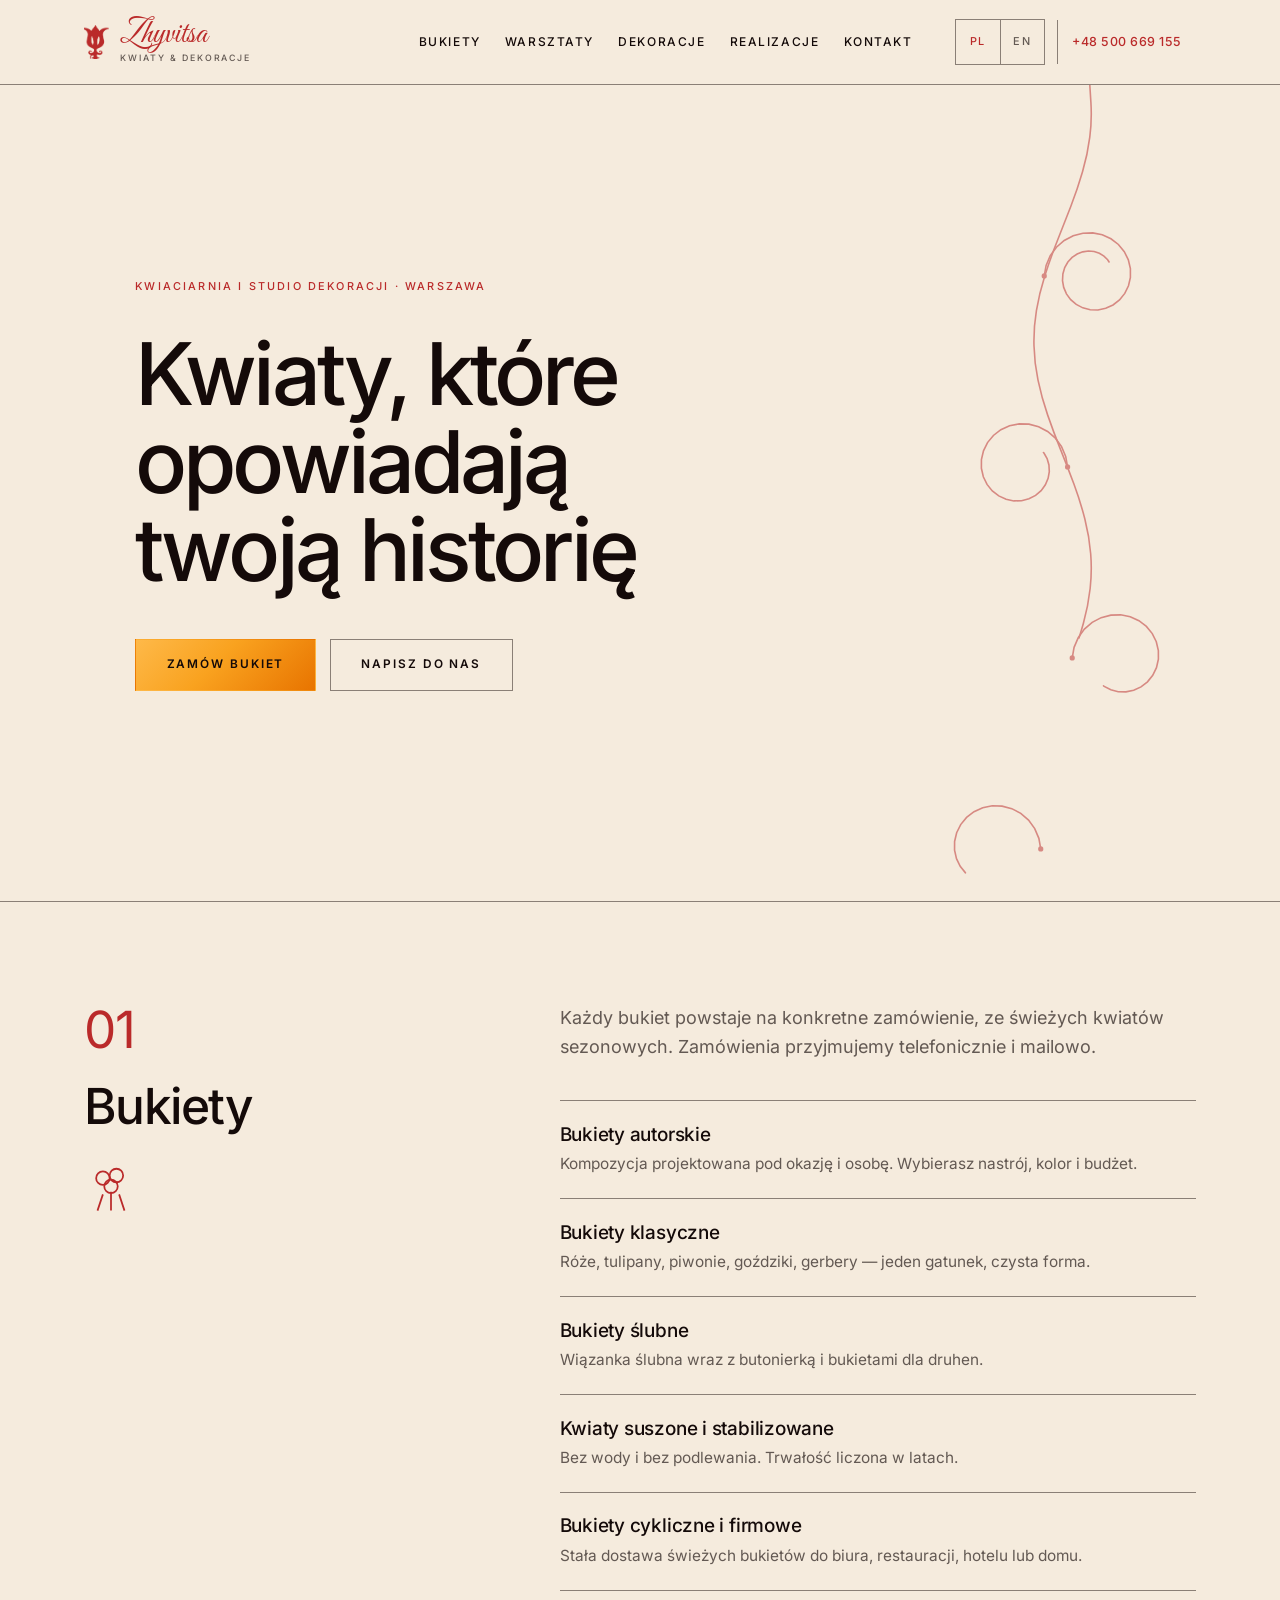
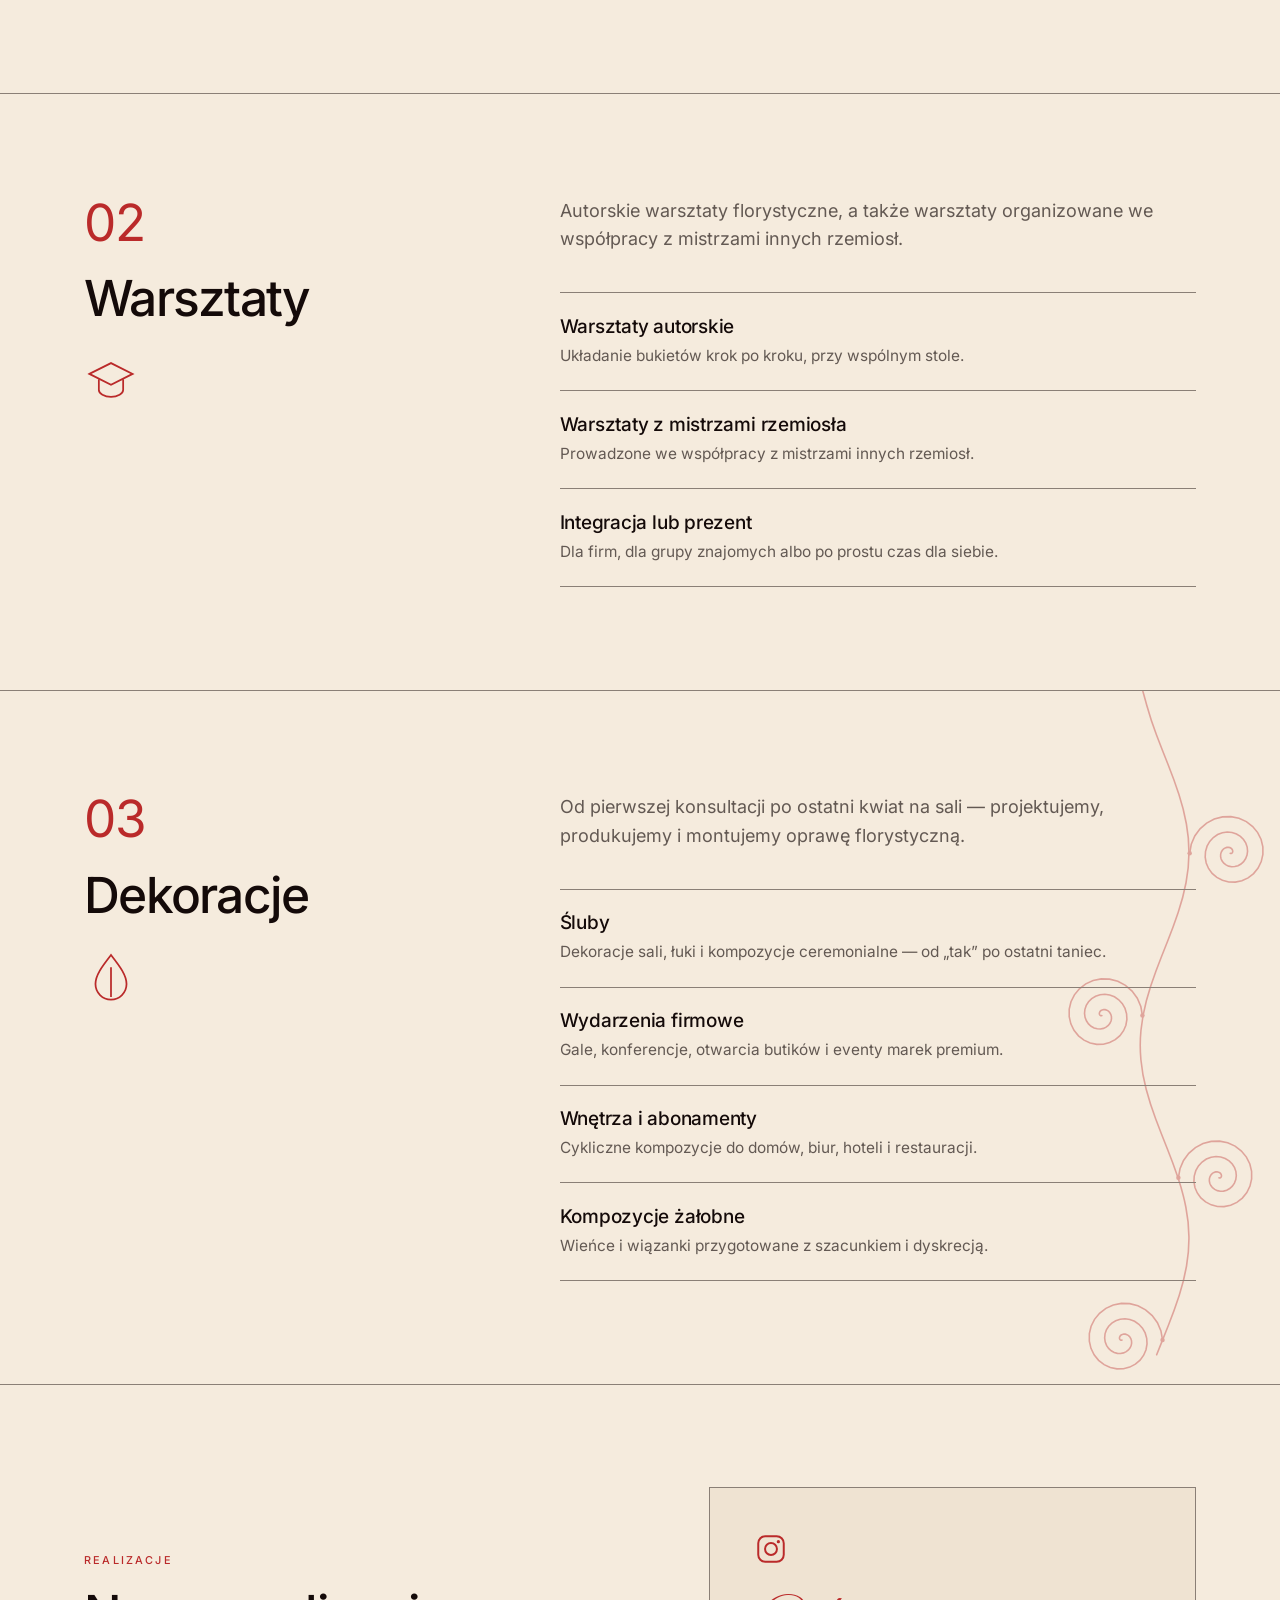
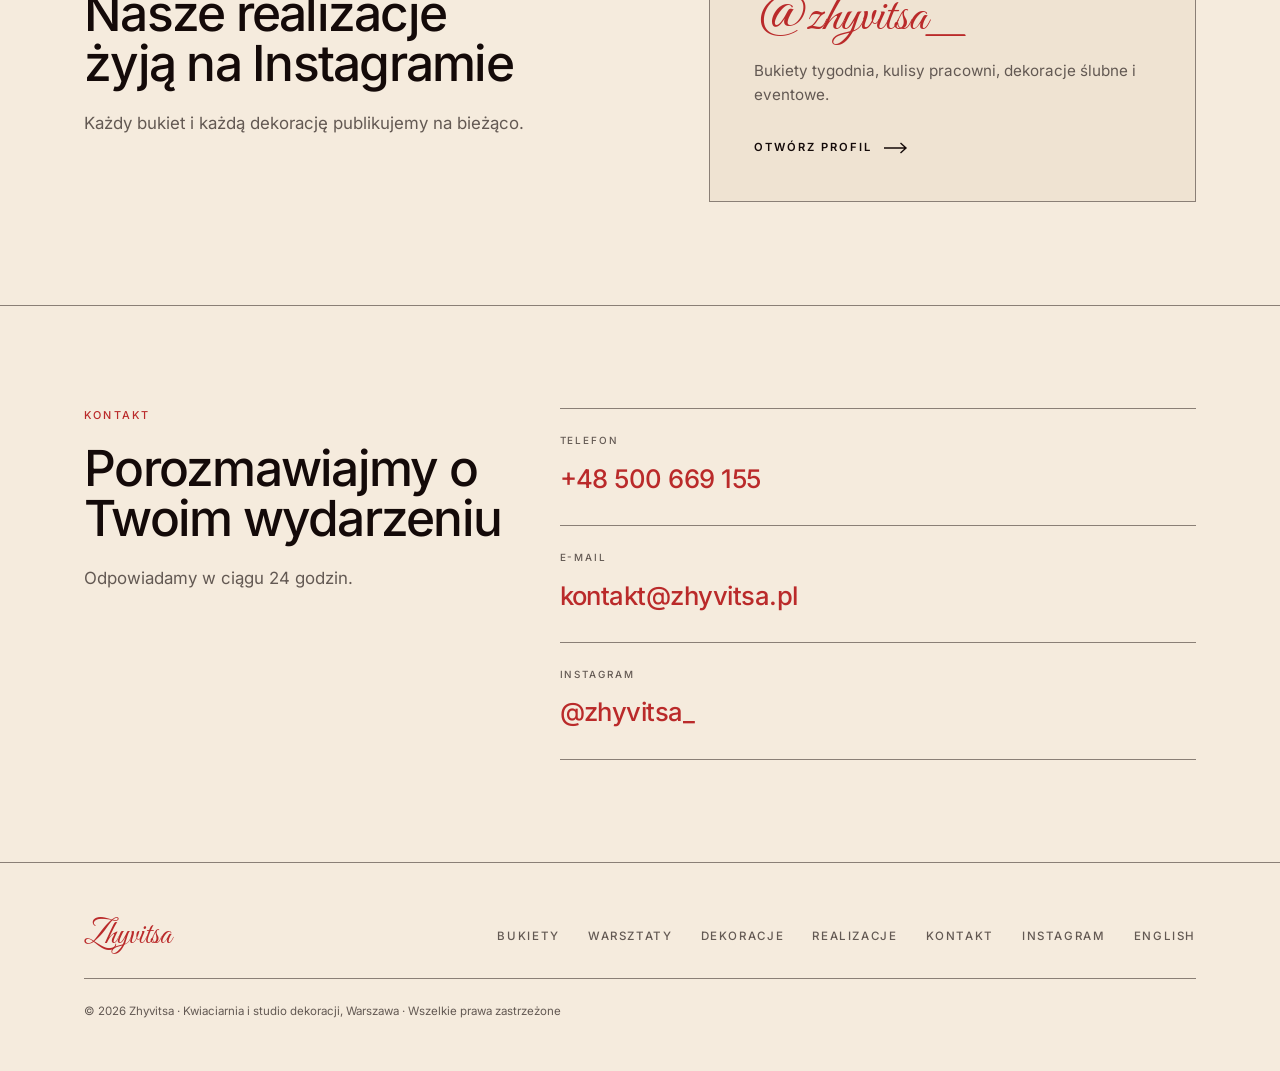
<file: index.html>
<!DOCTYPE html>
<html lang="pl">
<head>
<meta charset="UTF-8">
<meta name="viewport" content="width=device-width, initial-scale=1.0">

<!-- Primary meta -->
<title>Kwiaciarnia Warszawa — Bukiety, Warsztaty, Dekoracje | Zhyvitsa</title>
<meta name="description" content="Pracownia florystyczna Zhyvitsa w Warszawie. Bukiety ze świeżych kwiatów sezonowych, warsztaty florystyczne oraz dekoracje ślubne i eventowe. Tel. +48 500 669 155.">
<meta name="author" content="Zhyvitsa — Vera Kutavenka">
<meta name="robots" content="index, follow, max-image-preview:large, max-snippet:-1, max-video-preview:-1">
<meta name="theme-color" content="#F5EBDD">

<!-- Canonical + language alternates -->
<link rel="canonical" href="https://zhyvitsa.pl/">
<link rel="alternate" hreflang="pl" href="https://zhyvitsa.pl/">
<link rel="alternate" hreflang="en" href="https://zhyvitsa.pl/en/">
<link rel="alternate" hreflang="x-default" href="https://zhyvitsa.pl/">

<!-- Local business signals -->
<meta name="geo.region" content="PL-MZ">
<meta name="geo.placename" content="Warszawa">

<!-- Open Graph -->
<meta property="og:type" content="website">
<meta property="og:site_name" content="Zhyvitsa">
<meta property="og:locale" content="pl_PL">
<meta property="og:locale:alternate" content="en_GB">
<meta property="og:title" content="Kwiaciarnia Warszawa — Bukiety, Warsztaty, Dekoracje | Zhyvitsa">
<meta property="og:description" content="Pracownia florystyczna w Warszawie. Bukiety ze świeżych kwiatów sezonowych, warsztaty florystyczne oraz dekoracje ślubne i eventowe.">
<meta property="og:url" content="https://zhyvitsa.pl/">
<meta property="og:image" content="https://zhyvitsa.pl/assets/images/og-image.jpg">
<meta property="og:image:width" content="1200">
<meta property="og:image:height" content="630">
<meta property="og:image:alt" content="Zhyvitsa — kwiaciarnia i studio dekoracji w Warszawie">

<!-- Twitter / X -->
<meta name="twitter:card" content="summary_large_image">
<meta name="twitter:title" content="Kwiaciarnia Warszawa — Bukiety, Warsztaty, Dekoracje | Zhyvitsa">
<meta name="twitter:description" content="Pracownia florystyczna w Warszawie. Bukiety ze świeżych kwiatów sezonowych, warsztaty florystyczne oraz dekoracje ślubne i eventowe.">
<meta name="twitter:image" content="https://zhyvitsa.pl/assets/images/og-image.jpg">

<!-- Icons -->
<link rel="icon" href="assets/images/favicon.ico" sizes="any">
<link rel="icon" type="image/png" sizes="32x32" href="assets/images/favicon-32.png">
<link rel="icon" type="image/png" sizes="16x16" href="assets/images/favicon-16.png">
<link rel="icon" type="image/png" sizes="192x192" href="assets/images/favicon-192.png">
<link rel="apple-touch-icon" sizes="180x180" href="assets/images/apple-touch-icon.png">
<link rel="manifest" href="site.webmanifest">

<!-- Self-hosted type -->
<link rel="preload" as="font" type="font/woff2" href="assets/fonts/inter-latin-400-normal.woff2" crossorigin>
<link rel="preload" as="font" type="font/woff2" href="assets/fonts/inter-latin-ext-400-normal.woff2" crossorigin>
<link rel="preload" as="font" type="font/woff2" href="assets/fonts/great-vibes-latin-400-normal.woff2" crossorigin>
<link rel="preload" as="font" type="font/woff2" href="assets/fonts/great-vibes-latin-ext-400-normal.woff2" crossorigin>
<link rel="stylesheet" href="styles.css">
<script>document.documentElement.classList.add('js');</script>

<!-- Structured data: business + site + this page -->
<script type="application/ld+json">
{
  "@context": "https://schema.org",
  "@graph": [
    {
      "@type": "Florist",
      "@id": "https://zhyvitsa.pl/#florist",
      "name": "Zhyvitsa",
      "alternateName": "Zhyvitsa — Kwiaciarnia i Studio Dekoracji",
      "description": "Pracownia florystyczna w Warszawie. Bukiety ze świeżych kwiatów sezonowych, warsztaty florystyczne oraz dekoracje ślubne i eventowe.",
      "url": "https://zhyvitsa.pl/",
      "logo": "https://zhyvitsa.pl/assets/images/favicon-512.png",
      "image": "https://zhyvitsa.pl/assets/images/og-image.jpg",
      "telephone": "+48500669155",
      "email": "kontakt@zhyvitsa.pl",
      "currenciesAccepted": "PLN",
      "priceRange": "$$",
      "knowsLanguage": ["pl", "en"],
      "areaServed": [
        { "@type": "City", "name": "Warszawa" },
        { "@type": "AdministrativeArea", "name": "Województwo mazowieckie" }
      ],
      "founder": {
        "@type": "Person",
        "name": "Vera Kutavenka",
        "jobTitle": "Założycielka i Główna Florystka"
      },
      "sameAs": ["https://www.instagram.com/zhyvitsa_/"],
      "hasOfferCatalog": {
        "@type": "OfferCatalog",
        "name": "Usługi florystyczne",
        "itemListElement": [
          { "@type": "Offer", "itemOffered": { "@type": "Service", "name": "Bukiety", "description": "Bukiety autorskie, klasyczne, ślubne, z kwiatów suszonych i stabilizowanych oraz cykliczne dostawy dla firm — ze świeżych kwiatów sezonowych, na konkretne zamówienie." } },
          { "@type": "Offer", "itemOffered": { "@type": "Service", "name": "Warsztaty florystyczne", "description": "Autorskie warsztaty układania bukietów oraz warsztaty organizowane we współpracy z mistrzami innych rzemiosł." } },
          { "@type": "Offer", "itemOffered": { "@type": "Service", "name": "Dekoracje", "description": "Dekoracje ślubne, oprawa wydarzeń firmowych, florystyka wnętrz i abonamenty kwiatowe oraz kompozycje żałobne." } }
        ]
      }
    },
    {
      "@type": "WebSite",
      "@id": "https://zhyvitsa.pl/#website",
      "url": "https://zhyvitsa.pl/",
      "name": "Zhyvitsa",
      "inLanguage": ["pl-PL", "en-GB"],
      "publisher": { "@id": "https://zhyvitsa.pl/#florist" }
    },
    {
      "@type": "WebPage",
      "@id": "https://zhyvitsa.pl/#webpage",
      "url": "https://zhyvitsa.pl/",
      "name": "Kwiaciarnia Warszawa — Bukiety, Warsztaty, Dekoracje | Zhyvitsa",
      "description": "Pracownia florystyczna Zhyvitsa w Warszawie. Bukiety ze świeżych kwiatów sezonowych, warsztaty florystyczne oraz dekoracje ślubne i eventowe.",
      "inLanguage": "pl-PL",
      "isPartOf": { "@id": "https://zhyvitsa.pl/#website" },
      "about": { "@id": "https://zhyvitsa.pl/#florist" },
      "primaryImageOfPage": "https://zhyvitsa.pl/assets/images/og-image.jpg"
    }
  ]
}
</script>
</head>
<body>

<a class="skip" href="#top">Przejdź do treści</a>

<header class="site-header" id="siteHeader">
  <div class="shell header-bar">
    <a href="#top" class="brand" aria-label="Zhyvitsa — strona główna">
      <img class="brand-mark" src="assets/images/logo-mark.png" alt="" width="237" height="320" loading="eager" decoding="async">
      <span class="brand-text">
        <b>Zhyvitsa</b>
        <span>Kwiaty &amp; Dekoracje</span>
      </span>
    </a>

    <nav class="site-nav" id="navLinks" aria-label="Nawigacja główna">
      <a href="#bouquets">Bukiety</a>
      <a href="#workshops">Warsztaty</a>
      <a href="#decorations">Dekoracje</a>
      <a href="#gallery">Realizacje</a>
      <a href="#contact">Kontakt</a>
      <span class="nav-tail">
        <span class="lang" role="group" aria-label="Język / Language">
          <a href="./" class="is-current" hreflang="pl" lang="pl" aria-current="true">PL</a>
          <a href="en/" hreflang="en" lang="en">EN</a>
        </span>
        <a class="nav-phone" href="tel:+48500669155">+48 500 669 155</a>
      </span>
    </nav>

    <button class="burger" id="burger" type="button" aria-label="Menu" aria-expanded="false" aria-controls="navLinks">
      <span class="burger-bars" aria-hidden="true"><span></span><span></span><span></span></span>
    </button>
  </div>
</header>

<main id="main">

<section class="hero" id="top">
  <div class="vine" data-vine="right" aria-hidden="true" style="right:0; opacity:.5; color:var(--red); --vine-leaf:var(--red);">
    <!-- populated at runtime by VineGeometry.render() -->
  </div>
  <div class="shell">
    <div class="hero-copy">
      <p class="eyebrow">Kwiaciarnia i studio dekoracji · Warszawa</p>
      <h1>Kwiaty, które opowiadają twoją historię</h1>
      <p class="actions">
        <a class="btn btn-solid" href="#bouquets">Zamów bukiet</a>
        <a class="btn btn-line" href="#contact">Napisz do nas</a>
      </p>
    </div>
  </div>
</section>

<section class="band" id="bouquets">
  <div class="vine" data-vine="left" aria-hidden="true" style="left:-7%; opacity:.4; color:var(--red); --vine-leaf:var(--red);">
    <!-- populated at runtime by VineGeometry.render() -->
  </div>
  <div class="shell offer-grid">
    <div class="offer-head reveal">
      <span class="num" aria-hidden="true">01</span>
      <h2>Bukiety</h2>
      <span class="offer-icon" aria-hidden="true"><svg viewBox="0 0 40 40" fill="none" stroke="currentColor" stroke-width="1.3" focusable="false"><circle cx="14" cy="12" r="5"/><circle cx="24" cy="10" r="5"/><circle cx="20" cy="18" r="5"/><path d="M20 22v14M14 24l-4 12M26 24l4 12"/></svg></span>
    </div>
    <div class="offer-body reveal">
      <p>Każdy bukiet powstaje na konkretne zamówienie, ze świeżych kwiatów sezonowych. Zamówienia przyjmujemy telefonicznie i mailowo.</p>
      <ul class="items">
        <li>
          <h3>Bukiety autorskie</h3>
          <p>Kompozycja projektowana pod okazję i osobę. Wybierasz nastrój, kolor i budżet.</p>
        </li>
        <li>
          <h3>Bukiety klasyczne</h3>
          <p>Róże, tulipany, piwonie, goździki, gerbery — jeden gatunek, czysta forma.</p>
        </li>
        <li>
          <h3>Bukiety ślubne</h3>
          <p>Wiązanka ślubna wraz z butonierką i bukietami dla druhen.</p>
        </li>
        <li>
          <h3>Kwiaty suszone i stabilizowane</h3>
          <p>Bez wody i bez podlewania. Trwałość liczona w latach.</p>
        </li>
        <li>
          <h3>Bukiety cykliczne i firmowe</h3>
          <p>Stała dostawa świeżych bukietów do biura, restauracji, hotelu lub domu.</p>
        </li>
      </ul>
    </div>
  </div>
</section>

<section class="band" id="workshops">
  <div class="shell offer-grid">
    <div class="offer-head reveal">
      <span class="num" aria-hidden="true">02</span>
      <h2>Warsztaty</h2>
      <span class="offer-icon" aria-hidden="true"><svg viewBox="0 0 40 40" fill="none" stroke="currentColor" stroke-width="1.3" focusable="false"><path d="M4 14l16-8 16 8-16 8-16-8z"/><path d="M11 18v8c0 2.5 4 5 9 5s9-2.5 9-5v-8"/></svg></span>
    </div>
    <div class="offer-body reveal">
      <p>Autorskie warsztaty florystyczne, a także warsztaty organizowane we współpracy z mistrzami innych rzemiosł.</p>
      <ul class="items">
        <li>
          <h3>Warsztaty autorskie</h3>
          <p>Układanie bukietów krok po kroku, przy wspólnym stole.</p>
        </li>
        <li>
          <h3>Warsztaty z mistrzami rzemiosła</h3>
          <p>Prowadzone we współpracy z mistrzami innych rzemiosł.</p>
        </li>
        <li>
          <h3>Integracja lub prezent</h3>
          <p>Dla firm, dla grupy znajomych albo po prostu czas dla siebie.</p>
        </li>
      </ul>
    </div>
  </div>
</section>

<section class="band" id="decorations">
  <div class="vine" data-vine="right" aria-hidden="true" style="right:-8%; opacity:.36; color:var(--red); --vine-leaf:var(--red);">
    <!-- populated at runtime by VineGeometry.render() -->
  </div>
  <div class="shell offer-grid">
    <div class="offer-head reveal">
      <span class="num" aria-hidden="true">03</span>
      <h2>Dekoracje</h2>
      <span class="offer-icon" aria-hidden="true"><svg viewBox="0 0 40 40" fill="none" stroke="currentColor" stroke-width="1.3" focusable="false"><path d="M20 3c7 9 11.5 15 11.5 21.5a11.5 11.5 0 0 1-23 0C8.5 18 13 12 20 3z"/><path d="M20 12v22"/></svg></span>
    </div>
    <div class="offer-body reveal">
      <p>Od pierwszej konsultacji po ostatni kwiat na sali — projektujemy, produkujemy i montujemy oprawę florystyczną.</p>
      <ul class="items">
        <li>
          <h3>Śluby</h3>
          <p>Dekoracje sali, łuki i kompozycje ceremonialne — od „tak” po ostatni taniec.</p>
        </li>
        <li>
          <h3>Wydarzenia firmowe</h3>
          <p>Gale, konferencje, otwarcia butików i eventy marek premium.</p>
        </li>
        <li>
          <h3>Wnętrza i abonamenty</h3>
          <p>Cykliczne kompozycje do domów, biur, hoteli i restauracji.</p>
        </li>
        <li>
          <h3>Kompozycje żałobne</h3>
          <p>Wieńce i wiązanki przygotowane z szacunkiem i dyskrecją.</p>
        </li>
      </ul>
    </div>
  </div>
</section>

<section class="band" id="gallery">
  <div class="shell gallery-grid">
    <div class="head reveal">
      <p class="eyebrow">Realizacje</p>
      <h2>Nasze realizacje żyją na Instagramie</h2>
      <p class="head-lead">Każdy bukiet i każdą dekorację publikujemy na bieżąco.</p>
    </div>

    <div class="reveal">
      <a class="ig" href="https://www.instagram.com/zhyvitsa_/" target="_blank" rel="noopener">
        <span class="ig-glyph" aria-hidden="true">
          <svg viewBox="0 0 24 24" fill="none" stroke="currentColor" stroke-width="1.4" focusable="false">
            <rect x="3" y="3" width="18" height="18" rx="5"/>
            <circle cx="12" cy="12" r="4.2"/>
            <circle cx="17.2" cy="6.8" r="1.15" fill="currentColor" stroke="none"/>
          </svg>
        </span>
        <span class="ig-handle">@zhyvitsa_</span>
        <span class="ig-sub">Bukiety tygodnia, kulisy pracowni, dekoracje ślubne i eventowe.</span>
        <span class="ig-go">Otwórz profil
          <svg class="ig-arrow" viewBox="0 0 24 12" fill="none" stroke="currentColor" stroke-width="1.4" aria-hidden="true" focusable="false"><path d="M0 6h22M16.5 1 22 6l-5.5 5"/></svg>
        </span>
      </a>
    </div>
  </div>
</section>

<section class="band" id="contact">
  <div class="vine" data-vine="left" aria-hidden="true" style="left:-7%; opacity:.34; color:var(--red); --vine-leaf:var(--red);">
    <!-- populated at runtime by VineGeometry.render() -->
  </div>
  <div class="shell contact-grid">
    <div class="head reveal">
      <p class="eyebrow">Kontakt</p>
      <h2>Porozmawiajmy o Twoim wydarzeniu</h2>
      <p class="head-lead">Odpowiadamy w ciągu 24 godzin.</p>
    </div>

    <address class="details reveal">
      <span class="item">
        <span class="label">Telefon</span>
        <span class="value"><a href="tel:+48500669155">+48 500 669 155</a></span>
      </span>
      <span class="item">
        <span class="label">E-mail</span>
        <span class="value"><a href="mailto:kontakt@zhyvitsa.pl">kontakt@zhyvitsa.pl</a></span>
      </span>
      <span class="item">
        <span class="label">Instagram</span>
        <span class="value"><a href="https://www.instagram.com/zhyvitsa_/" target="_blank" rel="noopener">@zhyvitsa_</a></span>
      </span>
    </address>
  </div>
</section>

</main>

<footer class="site-footer">
  <div class="shell footer-bar">
    <a href="#top" class="footer-brand">Zhyvitsa</a>
    <nav class="footer-nav" aria-label="Nawigacja w stopce">
      <a href="#bouquets">Bukiety</a>
      <a href="#workshops">Warsztaty</a>
      <a href="#decorations">Dekoracje</a>
      <a href="#gallery">Realizacje</a>
      <a href="#contact">Kontakt</a>
      <a href="https://www.instagram.com/zhyvitsa_/" target="_blank" rel="noopener">Instagram</a>
      <a href="en/" hreflang="en" lang="en">English</a>
    </nav>
    <p class="fine">© 2026 Zhyvitsa · Kwiaciarnia i studio dekoracji, Warszawa · Wszelkie prawa zastrzeżone</p>
  </div>
</footer>

<script type="module" src="main.js"></script>
</body>
</html>
</file>
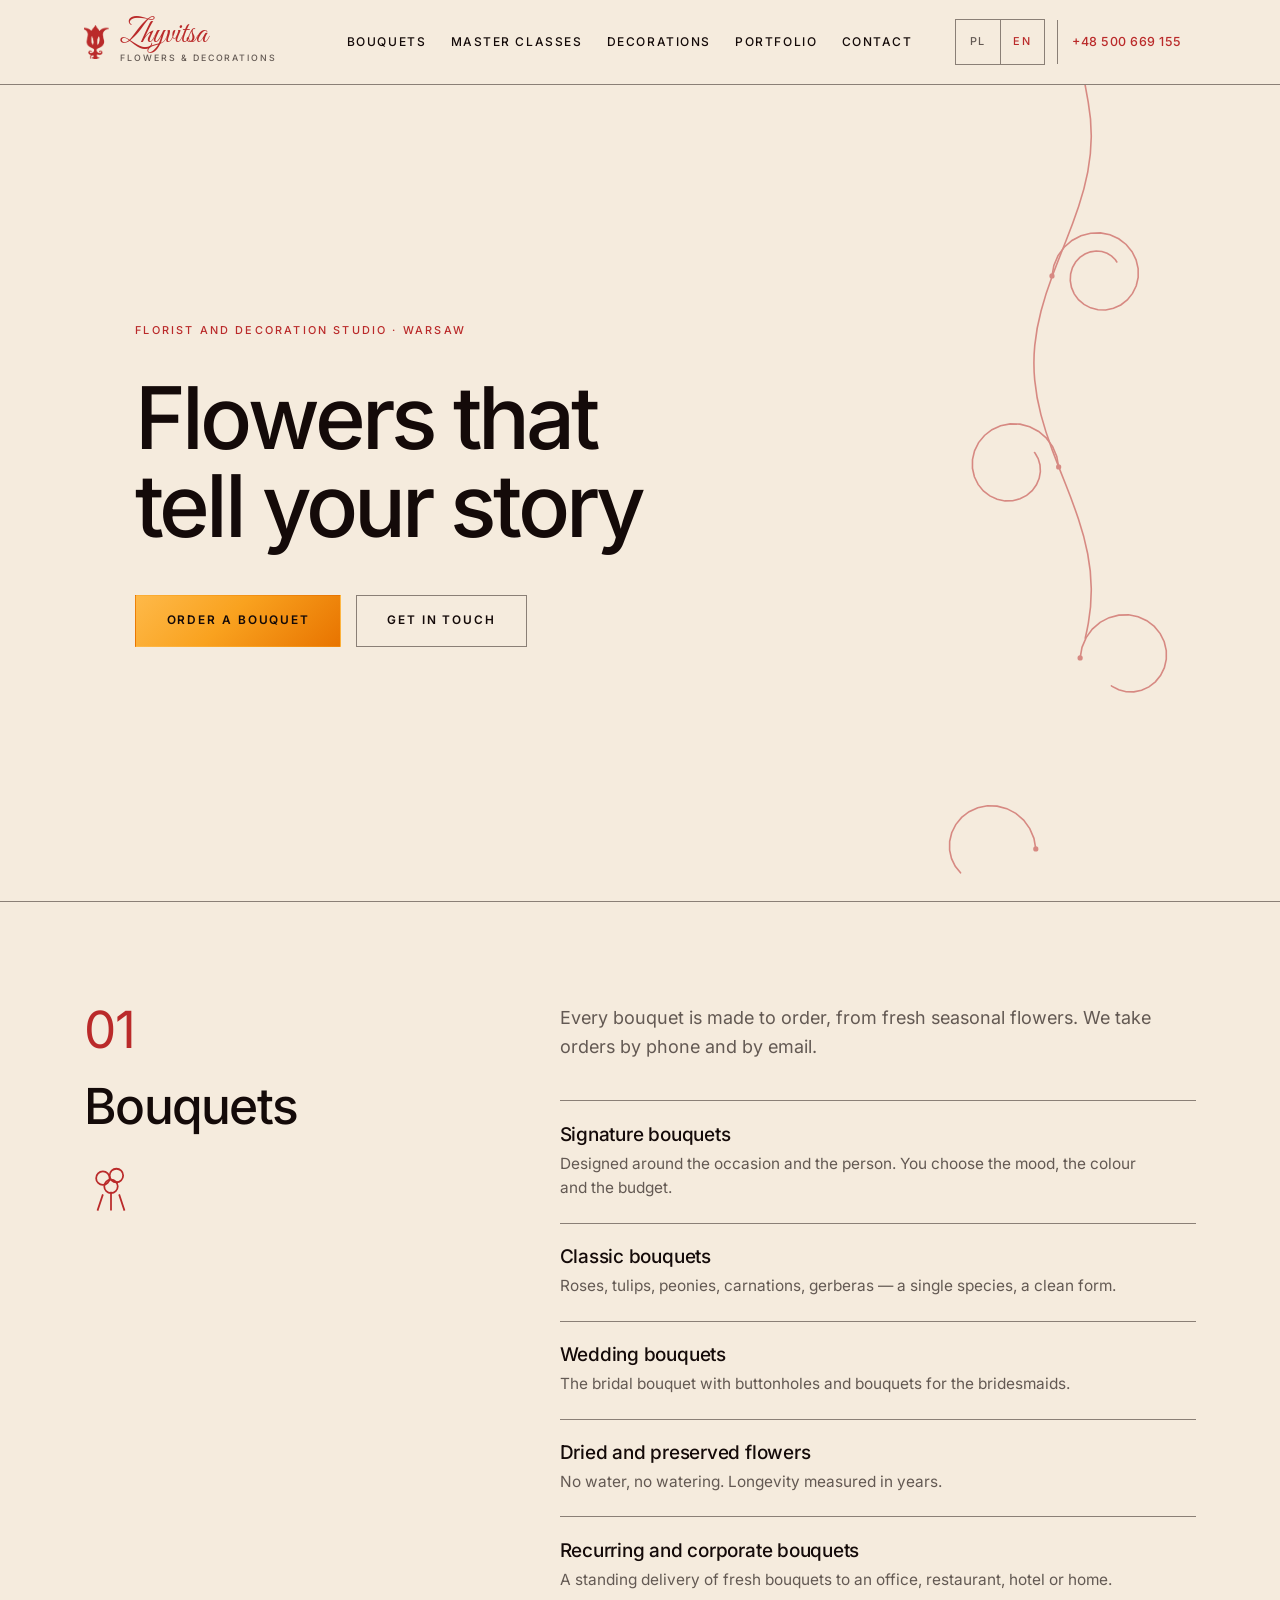
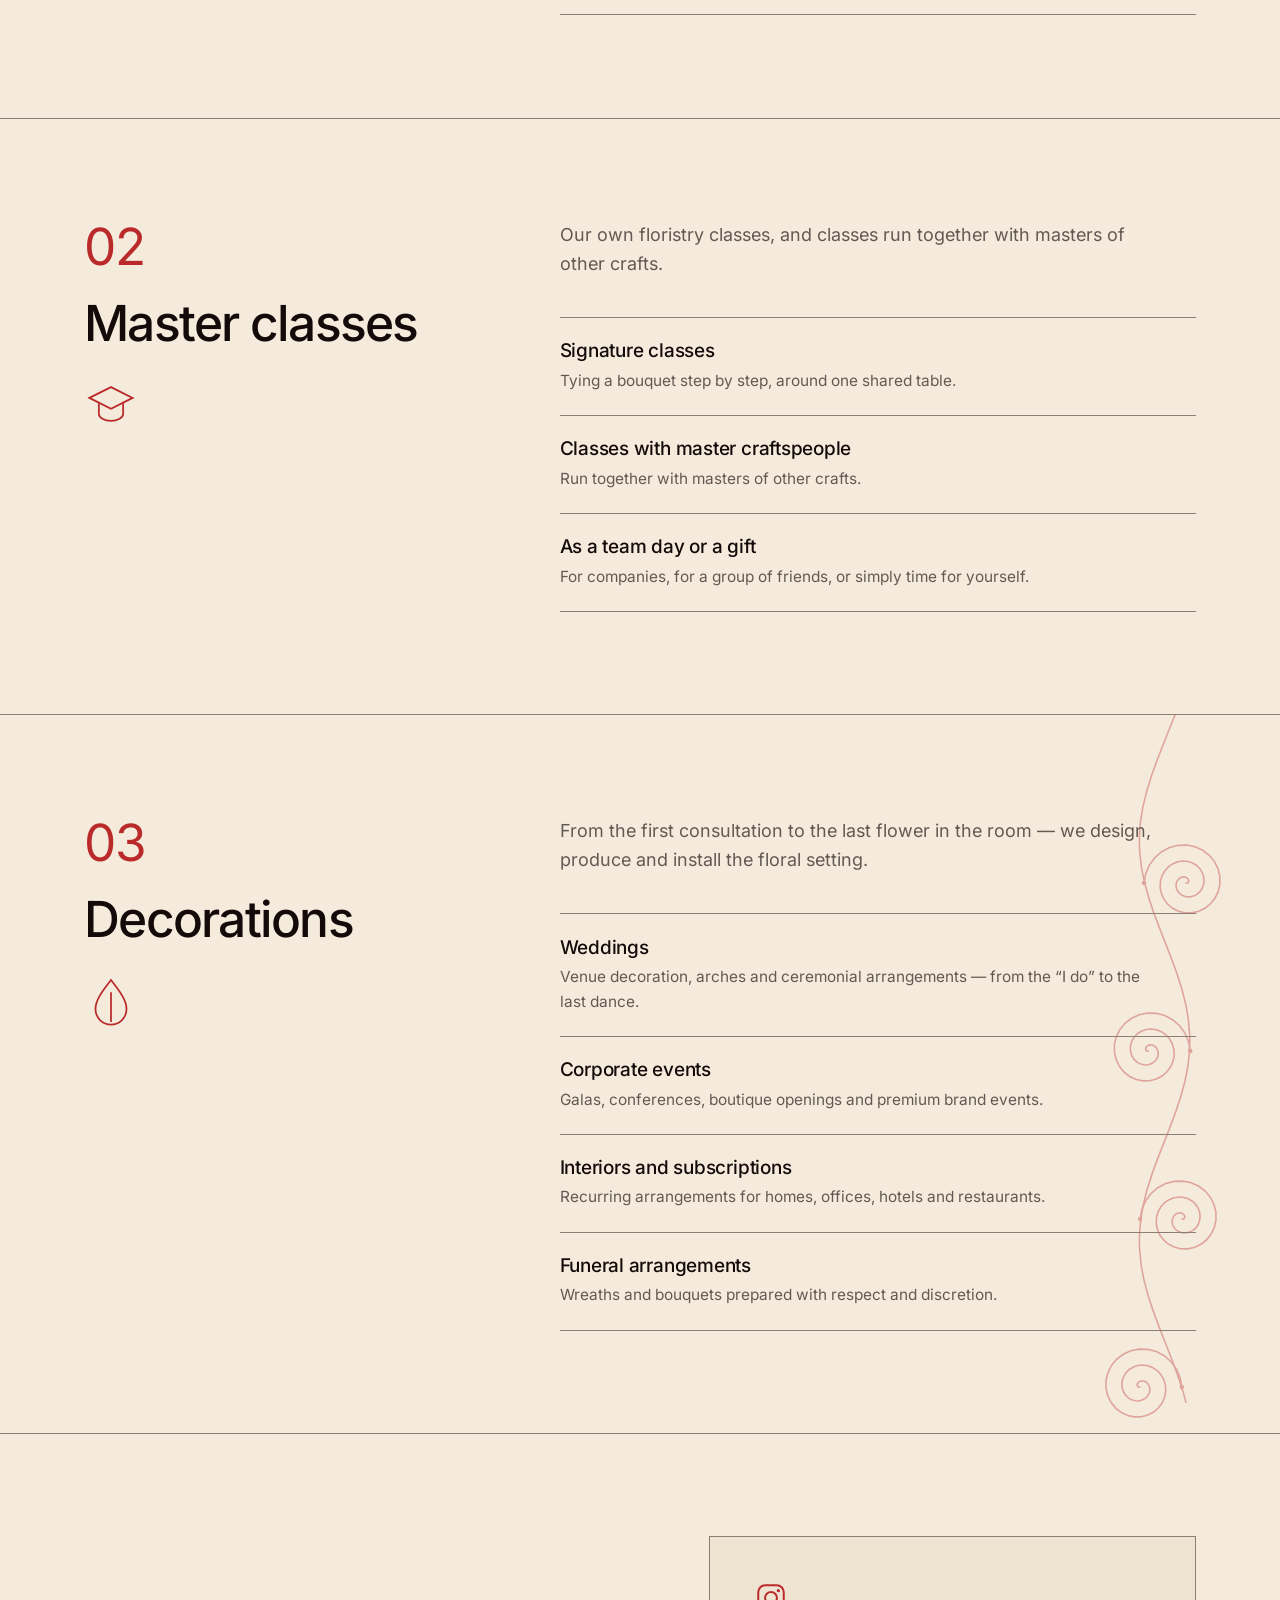
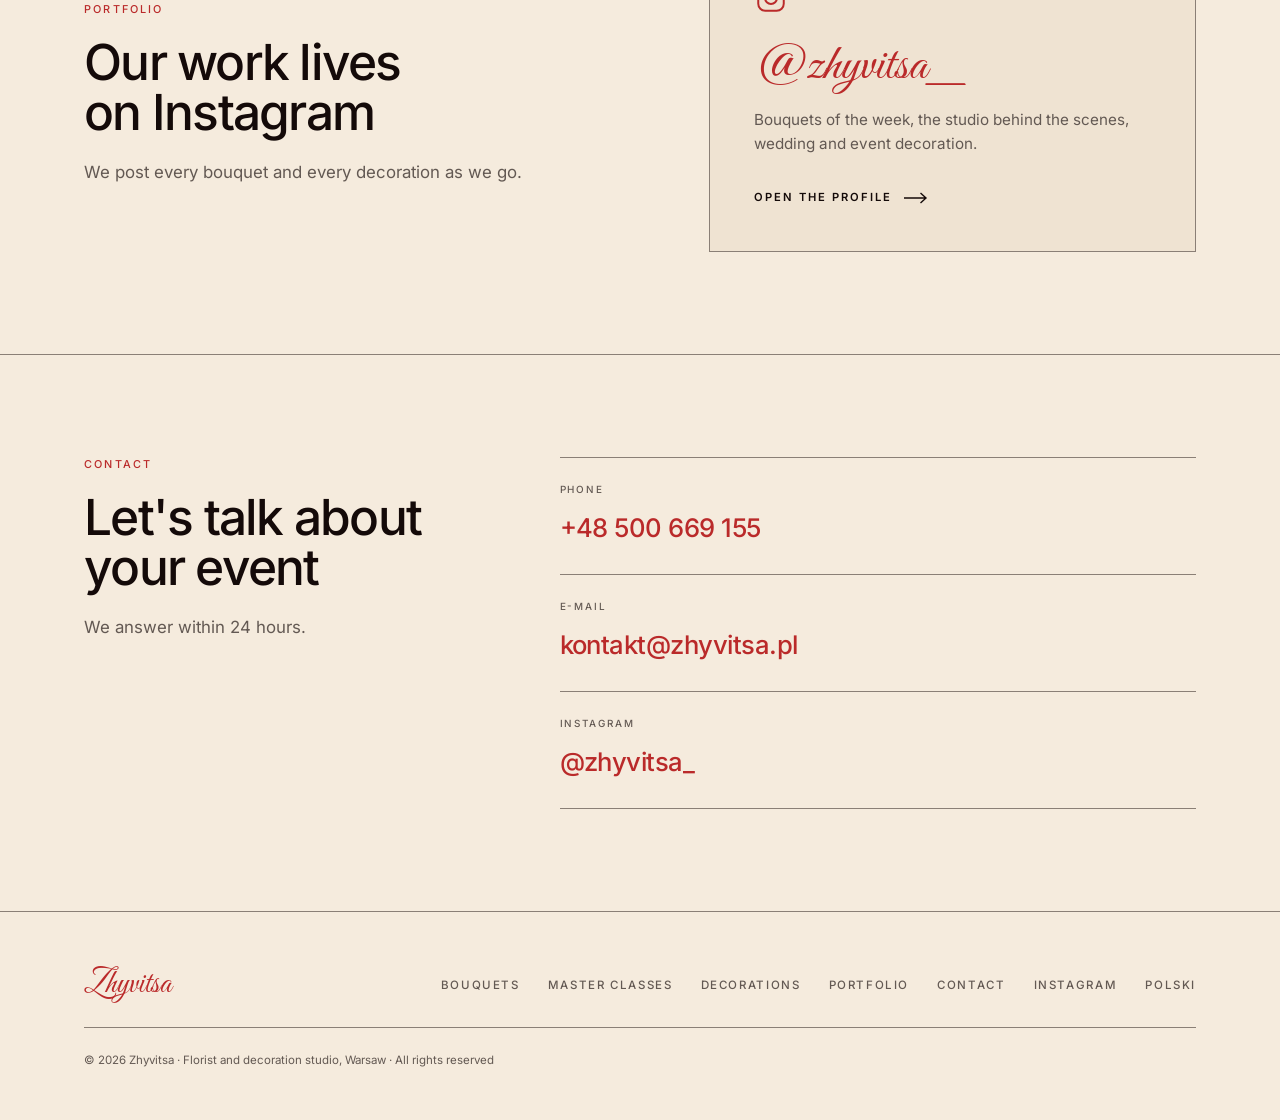
<file: en/index.html>
<!DOCTYPE html>
<html lang="en">
<head>
<meta charset="UTF-8">
<meta name="viewport" content="width=device-width, initial-scale=1.0">

<!-- Primary meta -->
<title>Warsaw Florist — Bouquets, Master Classes, Decorations | Zhyvitsa</title>
<meta name="description" content="Zhyvitsa floral studio in Warsaw. Bouquets from fresh, seasonal flowers, floristry master classes, and wedding and event decoration. Call +48 500 669 155.">
<meta name="author" content="Zhyvitsa — Vera Kutavenka">
<meta name="robots" content="index, follow, max-image-preview:large, max-snippet:-1, max-video-preview:-1">
<meta name="theme-color" content="#F5EBDD">

<!-- Canonical + language alternates -->
<link rel="canonical" href="https://zhyvitsa.pl/en/">
<link rel="alternate" hreflang="pl" href="https://zhyvitsa.pl/">
<link rel="alternate" hreflang="en" href="https://zhyvitsa.pl/en/">
<link rel="alternate" hreflang="x-default" href="https://zhyvitsa.pl/">

<!-- Local business signals -->
<meta name="geo.region" content="PL-MZ">
<meta name="geo.placename" content="Warszawa">

<!-- Open Graph -->
<meta property="og:type" content="website">
<meta property="og:site_name" content="Zhyvitsa">
<meta property="og:locale" content="en_GB">
<meta property="og:locale:alternate" content="pl_PL">
<meta property="og:title" content="Warsaw Florist — Bouquets, Master Classes, Decorations | Zhyvitsa">
<meta property="og:description" content="A floral studio in Warsaw. Bouquets from fresh, seasonal flowers, floristry master classes, and wedding and event decoration.">
<meta property="og:url" content="https://zhyvitsa.pl/en/">
<meta property="og:image" content="https://zhyvitsa.pl/assets/images/og-image.jpg">
<meta property="og:image:width" content="1200">
<meta property="og:image:height" content="630">
<meta property="og:image:alt" content="Zhyvitsa — florist and decoration studio in Warsaw">

<!-- Twitter / X -->
<meta name="twitter:card" content="summary_large_image">
<meta name="twitter:title" content="Warsaw Florist — Bouquets, Master Classes, Decorations | Zhyvitsa">
<meta name="twitter:description" content="A floral studio in Warsaw. Bouquets from fresh, seasonal flowers, floristry master classes, and wedding and event decoration.">
<meta name="twitter:image" content="https://zhyvitsa.pl/assets/images/og-image.jpg">

<!-- Icons -->
<link rel="icon" href="../assets/images/favicon.ico" sizes="any">
<link rel="icon" type="image/png" sizes="32x32" href="../assets/images/favicon-32.png">
<link rel="icon" type="image/png" sizes="16x16" href="../assets/images/favicon-16.png">
<link rel="icon" type="image/png" sizes="192x192" href="../assets/images/favicon-192.png">
<link rel="apple-touch-icon" sizes="180x180" href="../assets/images/apple-touch-icon.png">
<link rel="manifest" href="../site.webmanifest">

<!-- Self-hosted type -->
<link rel="preload" as="font" type="font/woff2" href="../assets/fonts/inter-latin-400-normal.woff2" crossorigin>
<link rel="preload" as="font" type="font/woff2" href="../assets/fonts/great-vibes-latin-400-normal.woff2" crossorigin>
<link rel="stylesheet" href="../styles.css">
<script>document.documentElement.classList.add('js');</script>

<!-- Structured data: business + site + this page -->
<script type="application/ld+json">
{
  "@context": "https://schema.org",
  "@graph": [
    {
      "@type": "Florist",
      "@id": "https://zhyvitsa.pl/#florist",
      "name": "Zhyvitsa",
      "alternateName": "Zhyvitsa — Florist and Decoration Studio",
      "description": "A floral studio in Warsaw. Bouquets from fresh, seasonal flowers, floristry master classes, and wedding and event decoration.",
      "url": "https://zhyvitsa.pl/en/",
      "logo": "https://zhyvitsa.pl/assets/images/favicon-512.png",
      "image": "https://zhyvitsa.pl/assets/images/og-image.jpg",
      "telephone": "+48500669155",
      "email": "kontakt@zhyvitsa.pl",
      "currenciesAccepted": "PLN",
      "priceRange": "$$",
      "knowsLanguage": ["pl", "en"],
      "areaServed": [
        { "@type": "City", "name": "Warsaw" },
        { "@type": "AdministrativeArea", "name": "Masovian Voivodeship" }
      ],
      "founder": {
        "@type": "Person",
        "name": "Vera Kutavenka",
        "jobTitle": "Founder and Lead Florist"
      },
      "sameAs": ["https://www.instagram.com/zhyvitsa_/"],
      "hasOfferCatalog": {
        "@type": "OfferCatalog",
        "name": "Floristry services",
        "itemListElement": [
          { "@type": "Offer", "itemOffered": { "@type": "Service", "name": "Bouquets", "description": "Signature, classic and wedding bouquets, dried and preserved flowers, and standing deliveries for business — from fresh seasonal flowers, made to order." } },
          { "@type": "Offer", "itemOffered": { "@type": "Service", "name": "Floristry master classes", "description": "Our own bouquet-making classes as well as classes run together with masters of other crafts." } },
          { "@type": "Offer", "itemOffered": { "@type": "Service", "name": "Decorations", "description": "Wedding decoration, corporate event styling, interior floristry and flower subscriptions, and funeral arrangements." } }
        ]
      }
    },
    {
      "@type": "WebSite",
      "@id": "https://zhyvitsa.pl/#website",
      "url": "https://zhyvitsa.pl/",
      "name": "Zhyvitsa",
      "inLanguage": ["pl-PL", "en-GB"],
      "publisher": { "@id": "https://zhyvitsa.pl/#florist" }
    },
    {
      "@type": "WebPage",
      "@id": "https://zhyvitsa.pl/en/#webpage",
      "url": "https://zhyvitsa.pl/en/",
      "name": "Warsaw Florist — Bouquets, Master Classes, Decorations | Zhyvitsa",
      "description": "Zhyvitsa floral studio in Warsaw. Bouquets from fresh, seasonal flowers, floristry master classes, and wedding and event decoration.",
      "inLanguage": "en-GB",
      "isPartOf": { "@id": "https://zhyvitsa.pl/#website" },
      "about": { "@id": "https://zhyvitsa.pl/#florist" },
      "primaryImageOfPage": "https://zhyvitsa.pl/assets/images/og-image.jpg"
    }
  ]
}
</script>
</head>
<body>

<a class="skip" href="#top">Skip to content</a>

<header class="site-header" id="siteHeader">
  <div class="shell header-bar">
    <a href="#top" class="brand" aria-label="Zhyvitsa — home">
      <img class="brand-mark" src="../assets/images/logo-mark.png" alt="" width="237" height="320" loading="eager" decoding="async">
      <span class="brand-text">
        <b>Zhyvitsa</b>
        <span>Flowers &amp; Decorations</span>
      </span>
    </a>

    <nav class="site-nav" id="navLinks" aria-label="Main navigation">
      <a href="#bouquets">Bouquets</a>
      <a href="#workshops">Master classes</a>
      <a href="#decorations">Decorations</a>
      <a href="#gallery">Portfolio</a>
      <a href="#contact">Contact</a>
      <span class="nav-tail">
        <span class="lang" role="group" aria-label="Language">
          <a href="../" hreflang="pl" lang="pl">PL</a>
          <a href="./" class="is-current" hreflang="en" lang="en" aria-current="true">EN</a>
        </span>
        <a class="nav-phone" href="tel:+48500669155">+48 500 669 155</a>
      </span>
    </nav>

    <button class="burger" id="burger" type="button" aria-label="Menu" aria-expanded="false" aria-controls="navLinks">
      <span class="burger-bars" aria-hidden="true"><span></span><span></span><span></span></span>
    </button>
  </div>
</header>

<main id="main">

<section class="hero" id="top">
  <div class="vine" data-vine="right" aria-hidden="true" style="right:0; opacity:.5; color:var(--red); --vine-leaf:var(--red);">
    <!-- populated at runtime by VineGeometry.render() -->
  </div>
  <div class="shell">
    <div class="hero-copy">
      <p class="eyebrow">Florist and decoration studio · Warsaw</p>
      <h1>Flowers that tell your story</h1>
      <p class="actions">
        <a class="btn btn-solid" href="#bouquets">Order a bouquet</a>
        <a class="btn btn-line" href="#contact">Get in touch</a>
      </p>
    </div>
  </div>
</section>

<section class="band" id="bouquets">
  <div class="vine" data-vine="left" aria-hidden="true" style="left:-7%; opacity:.4; color:var(--red); --vine-leaf:var(--red);">
    <!-- populated at runtime by VineGeometry.render() -->
  </div>
  <div class="shell offer-grid">
    <div class="offer-head reveal">
      <span class="num" aria-hidden="true">01</span>
      <h2>Bouquets</h2>
      <span class="offer-icon" aria-hidden="true"><svg viewBox="0 0 40 40" fill="none" stroke="currentColor" stroke-width="1.3" focusable="false"><circle cx="14" cy="12" r="5"/><circle cx="24" cy="10" r="5"/><circle cx="20" cy="18" r="5"/><path d="M20 22v14M14 24l-4 12M26 24l4 12"/></svg></span>
    </div>
    <div class="offer-body reveal">
      <p>Every bouquet is made to order, from fresh seasonal flowers. We take orders by phone and by email.</p>
      <ul class="items">
        <li>
          <h3>Signature bouquets</h3>
          <p>Designed around the occasion and the person. You choose the mood, the colour and the budget.</p>
        </li>
        <li>
          <h3>Classic bouquets</h3>
          <p>Roses, tulips, peonies, carnations, gerberas — a single species, a clean form.</p>
        </li>
        <li>
          <h3>Wedding bouquets</h3>
          <p>The bridal bouquet with buttonholes and bouquets for the bridesmaids.</p>
        </li>
        <li>
          <h3>Dried and preserved flowers</h3>
          <p>No water, no watering. Longevity measured in years.</p>
        </li>
        <li>
          <h3>Recurring and corporate bouquets</h3>
          <p>A standing delivery of fresh bouquets to an office, restaurant, hotel or home.</p>
        </li>
      </ul>
    </div>
  </div>
</section>

<section class="band" id="workshops">
  <div class="shell offer-grid">
    <div class="offer-head reveal">
      <span class="num" aria-hidden="true">02</span>
      <h2>Master classes</h2>
      <span class="offer-icon" aria-hidden="true"><svg viewBox="0 0 40 40" fill="none" stroke="currentColor" stroke-width="1.3" focusable="false"><path d="M4 14l16-8 16 8-16 8-16-8z"/><path d="M11 18v8c0 2.5 4 5 9 5s9-2.5 9-5v-8"/></svg></span>
    </div>
    <div class="offer-body reveal">
      <p>Our own floristry classes, and classes run together with masters of other crafts.</p>
      <ul class="items">
        <li>
          <h3>Signature classes</h3>
          <p>Tying a bouquet step by step, around one shared table.</p>
        </li>
        <li>
          <h3>Classes with master craftspeople</h3>
          <p>Run together with masters of other crafts.</p>
        </li>
        <li>
          <h3>As a team day or a gift</h3>
          <p>For companies, for a group of friends, or simply time for yourself.</p>
        </li>
      </ul>
    </div>
  </div>
</section>

<section class="band" id="decorations">
  <div class="vine" data-vine="right" aria-hidden="true" style="right:-8%; opacity:.36; color:var(--red); --vine-leaf:var(--red);">
    <!-- populated at runtime by VineGeometry.render() -->
  </div>
  <div class="shell offer-grid">
    <div class="offer-head reveal">
      <span class="num" aria-hidden="true">03</span>
      <h2>Decorations</h2>
      <span class="offer-icon" aria-hidden="true"><svg viewBox="0 0 40 40" fill="none" stroke="currentColor" stroke-width="1.3" focusable="false"><path d="M20 3c7 9 11.5 15 11.5 21.5a11.5 11.5 0 0 1-23 0C8.5 18 13 12 20 3z"/><path d="M20 12v22"/></svg></span>
    </div>
    <div class="offer-body reveal">
      <p>From the first consultation to the last flower in the room — we design, produce and install the floral setting.</p>
      <ul class="items">
        <li>
          <h3>Weddings</h3>
          <p>Venue decoration, arches and ceremonial arrangements — from the “I do” to the last dance.</p>
        </li>
        <li>
          <h3>Corporate events</h3>
          <p>Galas, conferences, boutique openings and premium brand events.</p>
        </li>
        <li>
          <h3>Interiors and subscriptions</h3>
          <p>Recurring arrangements for homes, offices, hotels and restaurants.</p>
        </li>
        <li>
          <h3>Funeral arrangements</h3>
          <p>Wreaths and bouquets prepared with respect and discretion.</p>
        </li>
      </ul>
    </div>
  </div>
</section>

<section class="band" id="gallery">
  <div class="shell gallery-grid">
    <div class="head reveal">
      <p class="eyebrow">Portfolio</p>
      <h2>Our work lives on Instagram</h2>
      <p class="head-lead">We post every bouquet and every decoration as we go.</p>
    </div>

    <div class="reveal">
      <a class="ig" href="https://www.instagram.com/zhyvitsa_/" target="_blank" rel="noopener">
        <span class="ig-glyph" aria-hidden="true">
          <svg viewBox="0 0 24 24" fill="none" stroke="currentColor" stroke-width="1.4" focusable="false">
            <rect x="3" y="3" width="18" height="18" rx="5"/>
            <circle cx="12" cy="12" r="4.2"/>
            <circle cx="17.2" cy="6.8" r="1.15" fill="currentColor" stroke="none"/>
          </svg>
        </span>
        <span class="ig-handle">@zhyvitsa_</span>
        <span class="ig-sub">Bouquets of the week, the studio behind the scenes, wedding and event decoration.</span>
        <span class="ig-go">Open the profile
          <svg class="ig-arrow" viewBox="0 0 24 12" fill="none" stroke="currentColor" stroke-width="1.4" aria-hidden="true" focusable="false"><path d="M0 6h22M16.5 1 22 6l-5.5 5"/></svg>
        </span>
      </a>
    </div>
  </div>
</section>

<section class="band" id="contact">
  <div class="vine" data-vine="left" aria-hidden="true" style="left:-7%; opacity:.34; color:var(--red); --vine-leaf:var(--red);">
    <!-- populated at runtime by VineGeometry.render() -->
  </div>
  <div class="shell contact-grid">
    <div class="head reveal">
      <p class="eyebrow">Contact</p>
      <h2>Let's talk about your event</h2>
      <p class="head-lead">We answer within 24 hours.</p>
    </div>

    <address class="details reveal">
      <span class="item">
        <span class="label">Phone</span>
        <span class="value"><a href="tel:+48500669155">+48 500 669 155</a></span>
      </span>
      <span class="item">
        <span class="label">E-mail</span>
        <span class="value"><a href="mailto:kontakt@zhyvitsa.pl">kontakt@zhyvitsa.pl</a></span>
      </span>
      <span class="item">
        <span class="label">Instagram</span>
        <span class="value"><a href="https://www.instagram.com/zhyvitsa_/" target="_blank" rel="noopener">@zhyvitsa_</a></span>
      </span>
    </address>
  </div>
</section>

</main>

<footer class="site-footer">
  <div class="shell footer-bar">
    <a href="#top" class="footer-brand">Zhyvitsa</a>
    <nav class="footer-nav" aria-label="Footer navigation">
      <a href="#bouquets">Bouquets</a>
      <a href="#workshops">Master classes</a>
      <a href="#decorations">Decorations</a>
      <a href="#gallery">Portfolio</a>
      <a href="#contact">Contact</a>
      <a href="https://www.instagram.com/zhyvitsa_/" target="_blank" rel="noopener">Instagram</a>
      <a href="../" hreflang="pl" lang="pl">Polski</a>
    </nav>
    <p class="fine">© 2026 Zhyvitsa · Florist and decoration studio, Warsaw · All rights reserved</p>
  </div>
</footer>

<script type="module" src="../main.js"></script>
</body>
</html>
</file>
<file: styles.css>
@charset "UTF-8";
/* =========================================================================
   Zhyvitsa — kwiaciarnia i studio dekoracji, Warszawa
   Light edition: cream ground, Swiss grotesque, script used as a jewel.
   No build step: plain CSS, self-hosted woff2, relative paths only.
   ========================================================================= */

/* --------------------------------------------------------------- 1. Fonts
   The stack names the licensed faces FIRST, so the site upgrades itself the
   moment they are available:

     --ui      "Neue Montreal" → "Suisse Int'l" → Inter (self-hosted) → Helvetica → Arial
     --script  "Parfumerie Script" → Great Vibes (self-hosted)

   To switch to the real faces, drop the woff2 files into assets/fonts/ and
   add the two @font-face blocks below — nothing else in this file changes.

     @font-face{font-family:'Neue Montreal';src:url(assets/fonts/neue-montreal-400.woff2) format('woff2');
       font-weight:400;font-display:swap}
     @font-face{font-family:'Parfumerie Script';src:url(assets/fonts/parfumerie-script.woff2) format('woff2');
       font-weight:400;font-display:swap}
   ------------------------------------------------------------------------ */

/* Inter — stand-in for Neue Montreal / Suisse Int'l */
@font-face{font-family:'Inter';font-style:normal;font-weight:400;font-display:swap;
  src:url(assets/fonts/inter-latin-ext-400-normal.woff2) format('woff2');
  unicode-range:U+0100-02BA,U+02BD-02C5,U+02C7-02CC,U+02CE-02D7,U+02DD-02FF,U+0304,U+0308,U+0329,U+1D00-1DBF,U+1E00-1E9F,U+1EF2-1EFF,U+2020,U+20A0-20AB,U+20AD-20C0,U+2113,U+2C60-2C7F,U+A720-A7FF}
@font-face{font-family:'Inter';font-style:normal;font-weight:400;font-display:swap;
  src:url(assets/fonts/inter-latin-400-normal.woff2) format('woff2');
  unicode-range:U+0000-00FF,U+0131,U+0152-0153,U+02BB-02BC,U+02C6,U+02DA,U+02DC,U+0304,U+0308,U+0329,U+2000-206F,U+20AC,U+2122,U+2191,U+2193,U+2212,U+2215,U+FEFF,U+FFFD}
@font-face{font-family:'Inter';font-style:normal;font-weight:500;font-display:swap;
  src:url(assets/fonts/inter-latin-ext-500-normal.woff2) format('woff2');
  unicode-range:U+0100-02BA,U+02BD-02C5,U+02C7-02CC,U+02CE-02D7,U+02DD-02FF,U+0304,U+0308,U+0329,U+1D00-1DBF,U+1E00-1E9F,U+1EF2-1EFF,U+2020,U+20A0-20AB,U+20AD-20C0,U+2113,U+2C60-2C7F,U+A720-A7FF}
@font-face{font-family:'Inter';font-style:normal;font-weight:500;font-display:swap;
  src:url(assets/fonts/inter-latin-500-normal.woff2) format('woff2');
  unicode-range:U+0000-00FF,U+0131,U+0152-0153,U+02BB-02BC,U+02C6,U+02DA,U+02DC,U+0304,U+0308,U+0329,U+2000-206F,U+20AC,U+2122,U+2191,U+2193,U+2212,U+2215,U+FEFF,U+FFFD}
@font-face{font-family:'Inter';font-style:normal;font-weight:600;font-display:swap;
  src:url(assets/fonts/inter-latin-ext-600-normal.woff2) format('woff2');
  unicode-range:U+0100-02BA,U+02BD-02C5,U+02C7-02CC,U+02CE-02D7,U+02DD-02FF,U+0304,U+0308,U+0329,U+1D00-1DBF,U+1E00-1E9F,U+1EF2-1EFF,U+2020,U+20A0-20AB,U+20AD-20C0,U+2113,U+2C60-2C7F,U+A720-A7FF}
@font-face{font-family:'Inter';font-style:normal;font-weight:600;font-display:swap;
  src:url(assets/fonts/inter-latin-600-normal.woff2) format('woff2');
  unicode-range:U+0000-00FF,U+0131,U+0152-0153,U+02BB-02BC,U+02C6,U+02DA,U+02DC,U+0304,U+0308,U+0329,U+2000-206F,U+20AC,U+2122,U+2191,U+2193,U+2212,U+2215,U+FEFF,U+FFFD}

/* Great Vibes — stand-in for Parfumerie Script */
@font-face{font-family:'Great Vibes';font-style:normal;font-weight:400;font-display:swap;
  src:url(assets/fonts/great-vibes-latin-ext-400-normal.woff2) format('woff2');
  unicode-range:U+0100-02BA,U+02BD-02C5,U+02C7-02CC,U+02CE-02D7,U+02DD-02FF,U+0304,U+0308,U+0329,U+1D00-1DBF,U+1E00-1E9F,U+1EF2-1EFF,U+2020,U+20A0-20AB,U+20AD-20C0,U+2113,U+2C60-2C7F,U+A720-A7FF}
@font-face{font-family:'Great Vibes';font-style:normal;font-weight:400;font-display:swap;
  src:url(assets/fonts/great-vibes-latin-400-normal.woff2) format('woff2');
  unicode-range:U+0000-00FF,U+0131,U+0152-0153,U+02BB-02BC,U+02C6,U+02DA,U+02DC,U+0304,U+0308,U+0329,U+2000-206F,U+20AC,U+2122,U+2191,U+2193,U+2212,U+2215,U+FEFF,U+FFFD}

/* -------------------------------------------------------------- 2. Tokens */
:root{
  /* sampled from the logo PNG — fills only on a light ground */
  --amber-light:#FEB949;
  --amber:#F9A21F;
  --amber-deep:#E87400;
  --red:#BA2A2A;           /* 5.16:1 on paper — safe as text */

  --paper:#F5EBDD;         /* page ground */
  --panel:#EFE3D2;         /* raised surface */
  --ink:#140A09;           /* body text, 16.53:1 */
  --muted:#635953;         /* secondary text, 5.77:1 */
  --rule:#8A7F76;          /* hairlines, 3.31:1 */

  --ui:'Neue Montreal',"Suisse Int'l",'Suisse Intl',Inter,Helvetica,'Helvetica Neue',Arial,sans-serif;
  --script:'Parfumerie Script','Great Vibes',cursive;

  --shell:1240px;
  --gutter:clamp(20px,5vw,64px);
  --header-h:70px;
}
@media (min-width:1000px){:root{--header-h:84px}}

/* --------------------------------------------------------------- 3. Reset */
*,*::before,*::after{box-sizing:border-box}
html{-webkit-text-size-adjust:100%;scroll-behavior:smooth;scroll-padding-top:calc(var(--header-h) + 16px)}
body{
  margin:0;
  background:var(--paper);
  color:var(--ink);
  font-family:var(--ui);
  font-weight:400;
  font-size:clamp(1rem,.97rem + .15vw,1.05rem);
  line-height:1.6;
  -webkit-font-smoothing:antialiased;
  font-feature-settings:'kern' 1,'liga' 1,'calt' 1;
}
h1,h2,h3,p,ul,ol,address{margin:0}
ul,ol{padding:0;list-style:none}
img,svg{max-width:100%}
img{height:auto;display:block}
button{font:inherit;color:inherit}
a{color:var(--red);text-decoration:none}
::selection{background:var(--red);color:var(--paper)}
:focus-visible{outline:2px solid var(--red);outline-offset:3px}

h1,h2,h3{font-family:var(--ui);font-weight:500;line-height:1.02;letter-spacing:-.03em;text-wrap:balance}
h1{font-size:clamp(2.6rem,1.1rem + 6.2vw,5.4rem);letter-spacing:-.045em}
h2{font-size:clamp(1.85rem,1.1rem + 3vw,3.1rem);letter-spacing:-.035em}
h3{font-size:clamp(1.02rem,.98rem + .3vw,1.18rem);letter-spacing:-.012em;line-height:1.25}

.script{
  font-family:var(--script);font-weight:400;font-style:normal;
  letter-spacing:0;color:var(--red);
}

.shell{width:100%;max-width:var(--shell);margin-inline:auto;padding-inline:var(--gutter);position:relative;z-index:1}
.eyebrow{
  font-size:.68rem;font-weight:500;line-height:1.4;
  text-transform:uppercase;letter-spacing:.2em;color:var(--red);
}
.band{position:relative;overflow:hidden;padding-block:clamp(64px,8vw,120px);border-top:1px solid var(--rule)}

.skip{
  position:fixed;left:var(--gutter);top:-100px;z-index:100;
  background:var(--red);color:var(--paper);
  font-size:.74rem;font-weight:500;text-transform:uppercase;letter-spacing:.14em;
  padding:.9rem 1.4rem;transition:top .15s ease;
}
.skip:focus{top:12px}

/* ---------------------------------------------------------------- 4. Vine */
.vine{
  position:absolute;top:0;bottom:0;
  width:clamp(240px,34vw,480px);
  pointer-events:none;z-index:0;
  -webkit-user-select:none;user-select:none;
}
.vine svg{display:block;width:100%;height:100%}
.vine-stem-path,.vine-spiral-path{
  fill:none;stroke:currentColor;stroke-width:1.6;
  stroke-linecap:round;vector-effect:non-scaling-stroke;
}
.vine-bud{fill:var(--vine-leaf,currentColor);stroke:none}
@media (max-width:700px){
  .vine{width:min(64vw,270px);filter:opacity(.7)}
  [data-vine="right"]{transform:translateX(26%)}
  [data-vine="left"]{transform:translateX(-26%)}
}

/* -------------------------------------------------------------- 5. Header */
.site-header{
  position:sticky;top:0;z-index:60;
  background:var(--paper);
  border-bottom:1px solid var(--rule);
}
.header-bar{display:flex;align-items:center;justify-content:space-between;gap:1rem;min-height:var(--header-h)}
.brand{display:inline-flex;align-items:center;gap:.7rem;color:var(--ink);min-height:44px}
.brand-mark{width:auto;height:clamp(28px,3.2vw,34px)}
.brand-text{display:flex;flex-direction:column;line-height:1}
.brand-text b{
  font-family:var(--script);font-weight:400;
  font-size:clamp(1.6rem,1.3rem + 1vw,2rem);line-height:.9;color:var(--red);
}
.brand-text span{margin-top:.3rem;font-size:.55rem;font-weight:500;text-transform:uppercase;letter-spacing:.22em;color:var(--muted)}

.site-nav{display:none}
.site-nav a{
  display:inline-flex;align-items:center;min-height:44px;
  color:var(--ink);font-size:.75rem;font-weight:500;
  text-transform:uppercase;letter-spacing:.13em;
  transition:color .18s ease;
}
.site-nav a:hover{color:var(--red)}
.nav-tail{display:flex;align-items:center;gap:.25rem}
.lang{display:inline-flex;align-items:center;border:1px solid var(--rule)}
.lang a{justify-content:center;min-width:44px;font-size:.68rem;letter-spacing:.12em;color:var(--muted)}
.lang a + a{border-left:1px solid var(--rule)}
.lang a.is-current{color:var(--red)}
.site-nav .nav-phone{
  color:var(--red);font-size:.78rem;font-weight:500;letter-spacing:.04em;
  text-transform:none;white-space:nowrap;padding-inline:.9rem;
}

.burger{
  display:inline-flex;align-items:center;justify-content:center;
  width:46px;height:46px;flex:0 0 auto;
  background:transparent;border:1px solid var(--rule);color:var(--ink);cursor:pointer;padding:0;
}
.burger-bars{display:flex;flex-direction:column;justify-content:center;gap:5px;width:20px}
.burger-bars span{display:block;height:1px;width:100%;background:currentColor;transition:transform .2s ease,opacity .2s ease}
.burger[aria-expanded="true"]{border-color:var(--red);color:var(--red)}
.burger[aria-expanded="true"] .burger-bars span:nth-child(1){transform:translateY(6px) rotate(45deg)}
.burger[aria-expanded="true"] .burger-bars span:nth-child(2){opacity:0}
.burger[aria-expanded="true"] .burger-bars span:nth-child(3){transform:translateY(-6px) rotate(-45deg)}

@media (max-width:999.98px){
  .site-nav.is-open{
    display:flex;flex-direction:column;align-items:flex-start;gap:0;
    position:fixed;left:0;right:0;top:var(--header-h);
    max-height:calc(100dvh - var(--header-h));overflow-y:auto;
    background:var(--paper);border-bottom:1px solid var(--rule);
    padding:.5rem var(--gutter) 1.75rem;
    animation:navIn .2s ease both;
  }
  .site-nav.is-open a{width:100%;min-height:52px;font-size:.85rem;letter-spacing:.14em;border-bottom:1px solid var(--rule)}
  .nav-tail{width:100%;flex-direction:row;align-items:center;justify-content:space-between;gap:1rem;padding-top:1.25rem}
  .site-nav.is-open .nav-tail a{border-bottom:0;width:auto}
  .nav-phone{padding-inline:0;font-size:.95rem}
}
@keyframes navIn{from{opacity:0;transform:translateY(-8px)}}

@media (min-width:1000px){
  .burger{display:none}
  .site-nav{display:flex;align-items:center;gap:clamp(.9rem,1.9vw,1.9rem)}
  .nav-tail{margin-left:clamp(.5rem,1.4vw,1.5rem);gap:.75rem}
  .nav-phone{border-left:1px solid var(--rule)}
}

/* ---------------------------------------------------------------- 6. Hero */
.hero{position:relative;overflow:hidden;padding-block:clamp(64px,11vh,140px) clamp(64px,9vw,130px)}
.hero-copy{max-width:min(100%,980px)}
.hero .eyebrow{margin-bottom:clamp(1.4rem,3vw,2.2rem)}
.hero h1{margin-bottom:clamp(2rem,3.5vw,2.8rem)}
.hero h1 .script{
  font-size:1.32em;line-height:.8;letter-spacing:.01em;
  display:inline-block;transform:translateY(.06em);padding-right:.06em;
}
.actions{display:flex;flex-wrap:wrap;gap:.9rem}
.btn{
  display:inline-flex;align-items:center;justify-content:center;
  min-height:52px;padding:.85rem 1.9rem;
  font-size:.74rem;font-weight:600;
  text-transform:uppercase;letter-spacing:.16em;
  border:1px solid transparent;transition:background-color .2s ease,color .2s ease,border-color .2s ease;
}
.btn-solid{
  color:var(--ink);
  background:linear-gradient(135deg,var(--amber-light) 0%,var(--amber) 45%,var(--amber-deep) 100%);
}
.btn-solid:hover{background:var(--amber-light)}
.btn-line{color:var(--ink);border-color:var(--rule)}
.btn-line:hover{color:var(--red);border-color:var(--red)}
@media (min-width:1000px){
  .hero{min-height:calc(100svh - var(--header-h));display:flex;align-items:center}
  .hero-copy{padding-left:clamp(0px,4vw,72px)}
}

/* -------------------------------------------------------------- 7. Offers */
.offer-grid{display:grid;gap:clamp(1.75rem,4vw,4.5rem)}
.offer-head .num{
  display:block;font-size:clamp(2.2rem,1.6rem + 2vw,3.2rem);font-weight:400;
  line-height:1;letter-spacing:-.02em;color:var(--red);margin-bottom:clamp(1rem,2vw,1.6rem);
}
.offer-head h2{margin-bottom:1.4rem;max-width:14ch}
.offer-icon{display:block;color:var(--red);margin-top:clamp(1.2rem,2.4vw,2rem)}
.offer-icon svg{width:54px;height:54px}
.offer-body > p{color:var(--muted);max-width:56ch;font-size:clamp(1rem,.97rem + .3vw,1.12rem);text-wrap:pretty;
  margin-bottom:clamp(1.75rem,3vw,2.6rem)}
.items{margin-top:clamp(1.75rem,3vw,2.5rem)}
.items li{padding-block:clamp(1rem,1.8vw,1.35rem);border-top:1px solid var(--rule);display:grid;gap:.35rem}
.items li:last-child{border-bottom:1px solid var(--rule)}
.items h3{color:var(--ink)}
.items p{color:var(--muted);font-size:.96rem;max-width:60ch;text-wrap:pretty}
@media (min-width:860px){
  .offer-grid{grid-template-columns:minmax(0,.8fr) minmax(0,1.2fr);align-items:start}
  .items{margin-top:0}
}

/* ------------------------------------------------------------- 8. Gallery */
.gallery-grid{display:grid;gap:clamp(2rem,4vw,4rem);align-items:center}
.gallery-grid > .head{max-width:44ch}
.head .eyebrow{margin-bottom:1.2rem}
.head h2{max-width:16ch}
.head-lead{margin-top:1.3rem;color:var(--muted);max-width:52ch;text-wrap:pretty}
.ig{
  display:flex;flex-direction:column;align-items:flex-start;
  padding:clamp(1.75rem,3.5vw,2.75rem);
  border:1px solid var(--rule);background:var(--panel);
  transition:border-color .22s ease,background-color .22s ease;
}
.ig:hover{border-color:var(--red)}
.ig-glyph{color:var(--red);line-height:0}
.ig-glyph svg{width:34px;height:34px}
.ig-handle{
  margin-top:clamp(1.2rem,2.4vw,1.75rem);
  font-family:var(--script);font-weight:400;line-height:.95;
  font-size:clamp(2.2rem,1.5rem + 2.4vw,3.2rem);color:var(--red);
}
.ig-sub{margin-top:1rem;max-width:40ch;color:var(--muted);font-size:.95rem}
.ig-go{
  display:inline-flex;align-items:center;gap:.75rem;margin-top:clamp(1.4rem,2.6vw,2rem);
  font-size:.7rem;font-weight:600;text-transform:uppercase;letter-spacing:.18em;color:var(--ink);
}
.ig-arrow{width:24px;height:12px;flex:0 0 auto;transition:transform .22s ease}
.ig:hover .ig-arrow{transform:translateX(5px)}
@media (min-width:900px){.gallery-grid{grid-template-columns:minmax(0,1fr) minmax(0,.85fr)}}

/* ------------------------------------------------------------- 9. Kontakt */
.contact-grid{display:grid;gap:clamp(2rem,4vw,4rem)}
.details{display:grid;grid-template-columns:minmax(0,1fr);font-style:normal;gap:0}
.details .item{
  display:flex;flex-direction:column;gap:.5rem;
  padding-block:clamp(1.1rem,2vw,1.5rem);border-top:1px solid var(--rule);
}
.details .item:last-child{border-bottom:1px solid var(--rule)}
.details .label{font-size:.62rem;font-weight:500;text-transform:uppercase;letter-spacing:.2em;color:var(--muted)}
.details .value{font-size:clamp(1.15rem,1rem + .9vw,1.6rem);font-weight:500;letter-spacing:-.02em;line-height:1.2}
.details .value a{display:inline-flex;align-items:center;min-height:44px;color:var(--red)}
.details .value a:hover{text-decoration:underline;text-underline-offset:.2em}
@media (min-width:900px){.contact-grid{grid-template-columns:minmax(0,.8fr) minmax(0,1.2fr)}}

/* ------------------------------------------------------------- 10. Footer */
.site-footer{border-top:1px solid var(--rule);padding-block:clamp(2.25rem,4vw,3.25rem)}
.footer-bar{display:flex;flex-wrap:wrap;align-items:center;justify-content:space-between;gap:1.25rem}
.footer-brand{
  font-family:var(--script);font-size:2rem;color:var(--red);line-height:1;
  display:inline-flex;align-items:center;min-height:44px;
}
.footer-nav{display:flex;flex-wrap:wrap;gap:.2rem clamp(1rem,2.2vw,1.8rem)}
.footer-nav a{
  display:inline-flex;align-items:center;min-height:44px;
  color:var(--muted);font-size:.72rem;font-weight:500;text-transform:uppercase;letter-spacing:.14em;
  transition:color .18s ease;
}
.footer-nav a:hover{color:var(--red)}
.fine{flex:1 0 100%;padding-top:1.4rem;border-top:1px solid var(--rule);font-size:.72rem;color:var(--muted)}

/* ------------------------------------------------------------ 11. Reveals */
.js .reveal{opacity:0;transform:translateY(14px);transition:opacity .6s ease,transform .6s ease}
.js .reveal.is-in{opacity:1;transform:none}

@media (prefers-reduced-motion:reduce){
  html{scroll-behavior:auto}
  *,*::before,*::after{animation-duration:.001ms !important;animation-iteration-count:1 !important;transition-duration:.001ms !important}
  .js .reveal{opacity:1;transform:none}
  .ig:hover .ig-arrow{transform:none}
}
</file>
